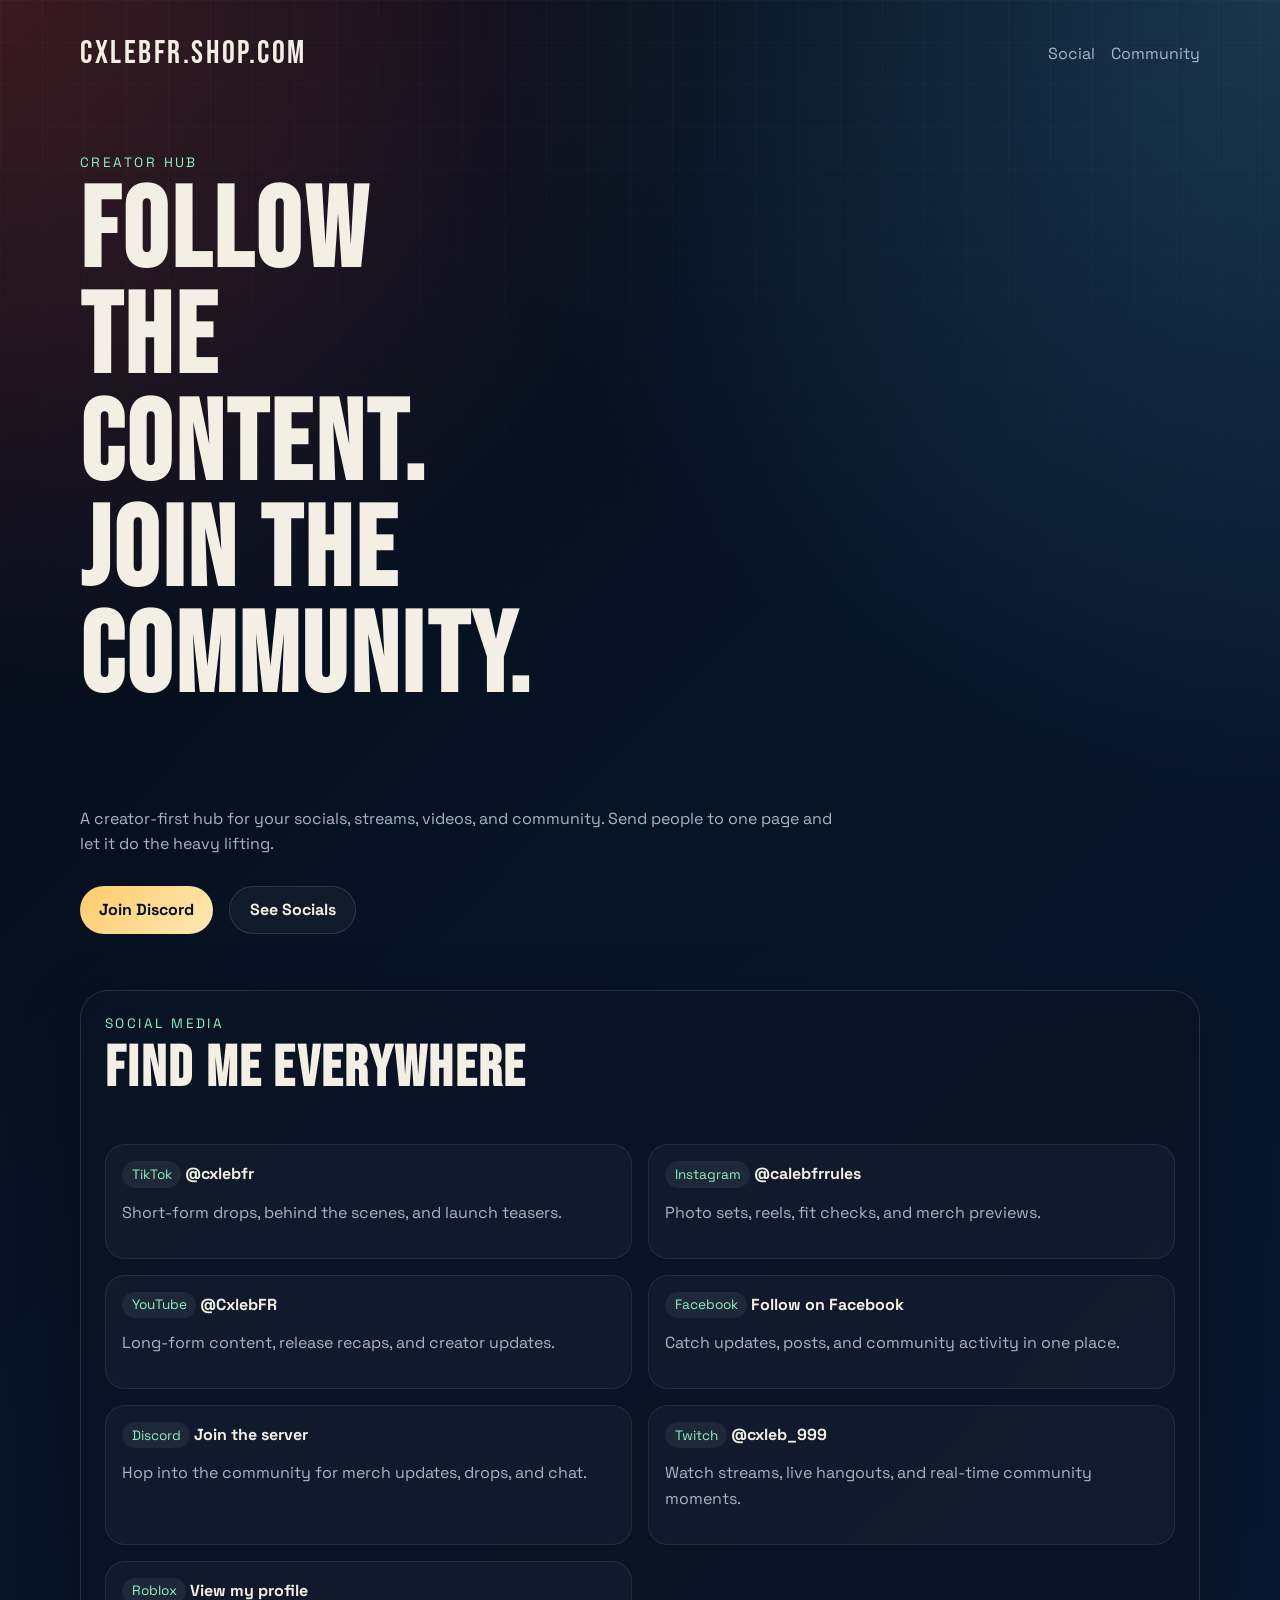
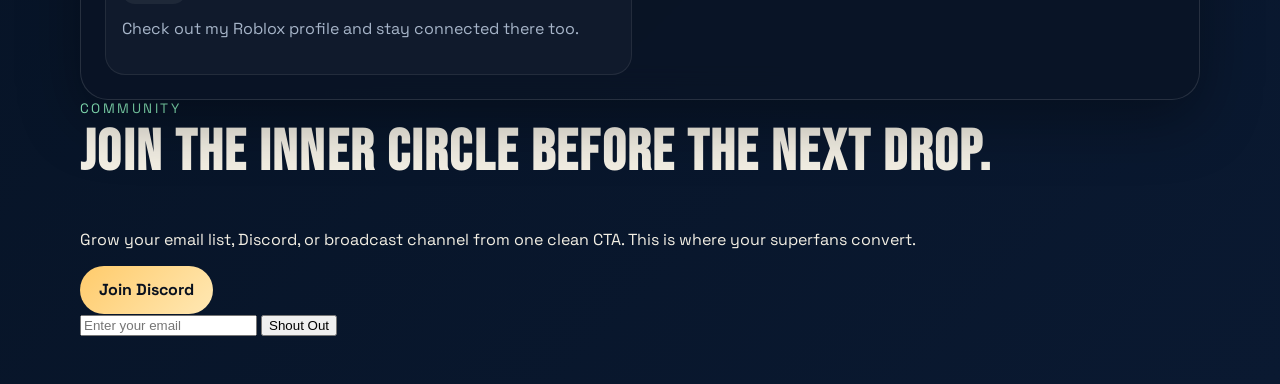
<file: Website Make/index.html>
<!DOCTYPE html>
<html lang="en">
  <head>
    <meta charset="UTF-8" />
    <meta name="viewport" content="width=device-width, initial-scale=1.0" />
    <title>Cxlebfr.Shop.com</title>
    <meta
      name="description"
      content="A bold creator website for merch drops, social media growth, and community links."
    />
    <link rel="preconnect" href="https://fonts.googleapis.com" />
    <link rel="preconnect" href="https://fonts.gstatic.com" crossorigin />
    <link
      href="https://fonts.googleapis.com/css2?family=Space+Grotesk:wght@400;500;700&family=Bebas+Neue&display=swap"
      rel="stylesheet"
    />
    <link rel="stylesheet" href="styles.css" />
  </head>
  <body>
    <div class="site-shell">
      <header class="topbar">
        <a class="brand" href="#home">Cxlebfr.Shop.com</a>
        <nav class="nav">
          <a href="#social">Social</a>
          <a href="#community">Community</a>
        </nav>
      </header>

      <main id="home">
        <section class="hero">
          <div class="hero-copy">
            <p class="eyebrow">CREATOR HUB</p>
            <h1>Follow the content. Join the community.</h1>
            <p class="hero-text">
              A creator-first hub for your socials, streams, videos, and
              community. Send people to one page and let it do the heavy
              lifting.
            </p>
            <div class="hero-actions">
              <a
                class="button button-primary"
                href="https://discord.gg/8EaSsvVW"
                target="_blank"
                rel="noreferrer"
                >Join Discord</a
              >
              <a class="button button-secondary" href="#social">See Socials</a>
            </div>
          </div>
        </section>

        <section class="panel social-panel" id="social">
          <div class="section-heading">
            <p class="eyebrow">Social Media</p>
            <h2>Find Me Everywhere</h2>
          </div>

          <div class="social-grid">
            <a
              class="social-card"
              href="https://www.tiktok.com/@cxlebfr"
              target="_blank"
              rel="noreferrer"
            >
              <span class="social-name">TikTok</span>
              <strong>@cxlebfr</strong>
              <p>Short-form drops, behind the scenes, and launch teasers.</p>
            </a>

            <a
              class="social-card"
              href="https://www.instagram.com/calebfrrules/"
              target="_blank"
              rel="noreferrer"
            >
              <span class="social-name">Instagram</span>
              <strong>@calebfrrules</strong>
              <p>Photo sets, reels, fit checks, and merch previews.</p>
            </a>

            <a
              class="social-card"
              href="https://www.youtube.com/@CxlebFR"
              target="_blank"
              rel="noreferrer"
            >
              <span class="social-name">YouTube</span>
              <strong>@CxlebFR</strong>
              <p>Long-form content, release recaps, and creator updates.</p>
            </a>

            <a
              class="social-card"
              href="https://www.facebook.com/profile.php?id=61576506814273"
              target="_blank"
              rel="noreferrer"
            >
              <span class="social-name">Facebook</span>
              <strong>Follow on Facebook</strong>
              <p>Catch updates, posts, and community activity in one place.</p>
            </a>

            <a
              class="social-card"
              href="https://discord.gg/8EaSsvVW"
              target="_blank"
              rel="noreferrer"
            >
              <span class="social-name">Discord</span>
              <strong>Join the server</strong>
              <p>Hop into the community for merch updates, drops, and chat.</p>
            </a>

            <a
              class="social-card"
              href="https://www.twitch.tv/cxleb_999"
              target="_blank"
              rel="noreferrer"
            >
              <span class="social-name">Twitch</span>
              <strong>@cxleb_999</strong>
              <p>Watch streams, live hangouts, and real-time community moments.</p>
            </a>

            <a
              class="social-card"
              href="https://www.roblox.com/users/9230908918/profile"
              target="_blank"
              rel="noreferrer"
            >
              <span class="social-name">Roblox</span>
              <strong>View my profile</strong>
              <p>Check out my Roblox profile and stay connected there too.</p>
            </a>
          </div>
        </section>

        <section class="community" id="community">
          <div class="community-copy">
            <p class="eyebrow">Community</p>
            <h2>Join the inner circle before the next drop.</h2>
            <p>
              Grow your email list, Discord, or broadcast channel from one clean
              CTA. This is where your superfans convert.
            </p>
            <a
              class="button button-primary"
              href="https://discord.gg/8EaSsvVW"
              target="_blank"
              rel="noreferrer"
              >Join Discord</a
            >
          </div>

          <form
            class="signup-form"
            action="mailto:loravarnelis@gmail.com"
            method="post"
            enctype="text/plain"
          >
            <label for="email" class="sr-only">Email address</label>
            <input
              id="email"
              name="Email"
              type="email"
              placeholder="Enter your email"
              aria-label="Email address"
              required
            />
            <button type="submit">Shout Out</button>
          </form>
        </section>
      </main>
    </div>

    <script src="script.js"></script>
  </body>
</html>
</file>
<file: Website Make/styles.css>
:root {
  --bg: #08111f;
  --panel: rgba(10, 20, 37, 0.82);
  --panel-strong: #101f35;
  --text: #f3efe4;
  --muted: #a7b5c9;
  --line: rgba(255, 255, 255, 0.12);
  --red: #ff5f57;
  --gold: #ffcb6b;
  --blue: #72d5ff;
  --mint: #8df2c2;
  --shadow: 0 20px 60px rgba(0, 0, 0, 0.35);
}

* {
  box-sizing: border-box;
}

html {
  scroll-behavior: smooth;
}

body {
  margin: 0;
  min-height: 100vh;
  font-family: "Space Grotesk", sans-serif;
  color: var(--text);
  background:
    radial-gradient(circle at top left, rgba(255, 95, 87, 0.22), transparent 30%),
    radial-gradient(circle at top right, rgba(114, 213, 255, 0.18), transparent 34%),
    linear-gradient(135deg, #040812 0%, #071427 45%, #0a1931 100%);
}

body::before {
  content: "";
  position: fixed;
  inset: 0;
  background-image:
    linear-gradient(rgba(255, 255, 255, 0.03) 1px, transparent 1px),
    linear-gradient(90deg, rgba(255, 255, 255, 0.03) 1px, transparent 1px);
  background-size: 42px 42px;
  pointer-events: none;
  mask-image: linear-gradient(to bottom, rgba(0, 0, 0, 0.7), transparent 90%);
}

.site-shell {
  width: min(1120px, calc(100% - 2rem));
  margin: 0 auto;
  padding: 1rem 0 3rem;
}

.topbar {
  display: flex;
  align-items: center;
  justify-content: space-between;
  gap: 1rem;
  padding: 1.1rem 0;
}

.brand {
  color: var(--text);
  text-decoration: none;
  font-family: "Bebas Neue", sans-serif;
  font-size: 2rem;
  letter-spacing: 0.08em;
}

.nav {
  display: flex;
  gap: 1rem;
  flex-wrap: wrap;
}

.nav a {
  color: var(--muted);
  text-decoration: none;
}

.hero {
  padding: 4rem 0 2rem;
  max-width: 760px;
}

.eyebrow {
  margin: 0 0 0.6rem;
  color: var(--mint);
  font-size: 0.85rem;
  letter-spacing: 0.18em;
  text-transform: uppercase;
}

h1,
h2,
h3,
p {
  margin-top: 0;
}

h1,
h2 {
  line-height: 0.95;
}

h1 {
  max-width: 9ch;
  font-family: "Bebas Neue", sans-serif;
  font-size: clamp(4rem, 10vw, 7rem);
  letter-spacing: 0.03em;
}

h2 {
  font-family: "Bebas Neue", sans-serif;
  font-size: clamp(2.4rem, 5vw, 3.6rem);
  letter-spacing: 0.04em;
}

.hero-text,
.section-heading p:last-child,
.community-copy p:last-child,
.social-card p,
.hero-card p {
  color: var(--muted);
  line-height: 1.6;
}

.hero-actions {
  display: flex;
  gap: 1rem;
  flex-wrap: wrap;
  margin-top: 1.8rem;
}

.button {
  display: inline-flex;
  align-items: center;
  justify-content: center;
  min-height: 3rem;
  padding: 0.8rem 1.2rem;
  border-radius: 999px;
  text-decoration: none;
  font-weight: 700;
}

.button-primary {
  color: #09111f;
  background: linear-gradient(135deg, var(--gold), #ffe8b4);
}

.button-secondary {
  color: var(--text);
  border: 1px solid var(--line);
  background: rgba(255, 255, 255, 0.04);
}

.hero-card,
.panel {
  border: 1px solid var(--line);
  border-radius: 28px;
  background: var(--panel);
  backdrop-filter: blur(16px);
  box-shadow: var(--shadow);
}

.card-label,
.social-name {
  display: inline-block;
  margin-bottom: 0.75rem;
  padding: 0.3rem 0.6rem;
  border-radius: 999px;
  background: rgba(255, 255, 255, 0.06);
  color: var(--mint);
  font-size: 0.85rem;
}

.social-card {
  padding: 1rem;
  border-radius: 20px;
  border: 1px solid rgba(255, 255, 255, 0.08);
  background: rgba(255, 255, 255, 0.03);
}

.panel {
  margin-top: 1.5rem;
  padding: 1.5rem;
}

.section-heading {
  margin-bottom: 1.2rem;
}

.social-grid {
  display: grid;
  grid-template-columns: repeat(2, minmax(0, 1fr));
  gap: 1rem;
}

.social-card {
  color: var(--text);
  text-decoration: none;
}

.sr-only {
  position: absolute;
  width: 1px;
  height: 1px;
  padding: 0;
  margin: -1px;
  overflow: hidden;
  clip: rect(0, 0, 0, 0);
  white-space: nowrap;
  border: 0;
}

@media (max-width: 840px) {
  .social-grid {
    grid-template-columns: 1fr;
  }

  .topbar {
    flex-direction: column;
    align-items: flex-start;
  }
}
</file>
